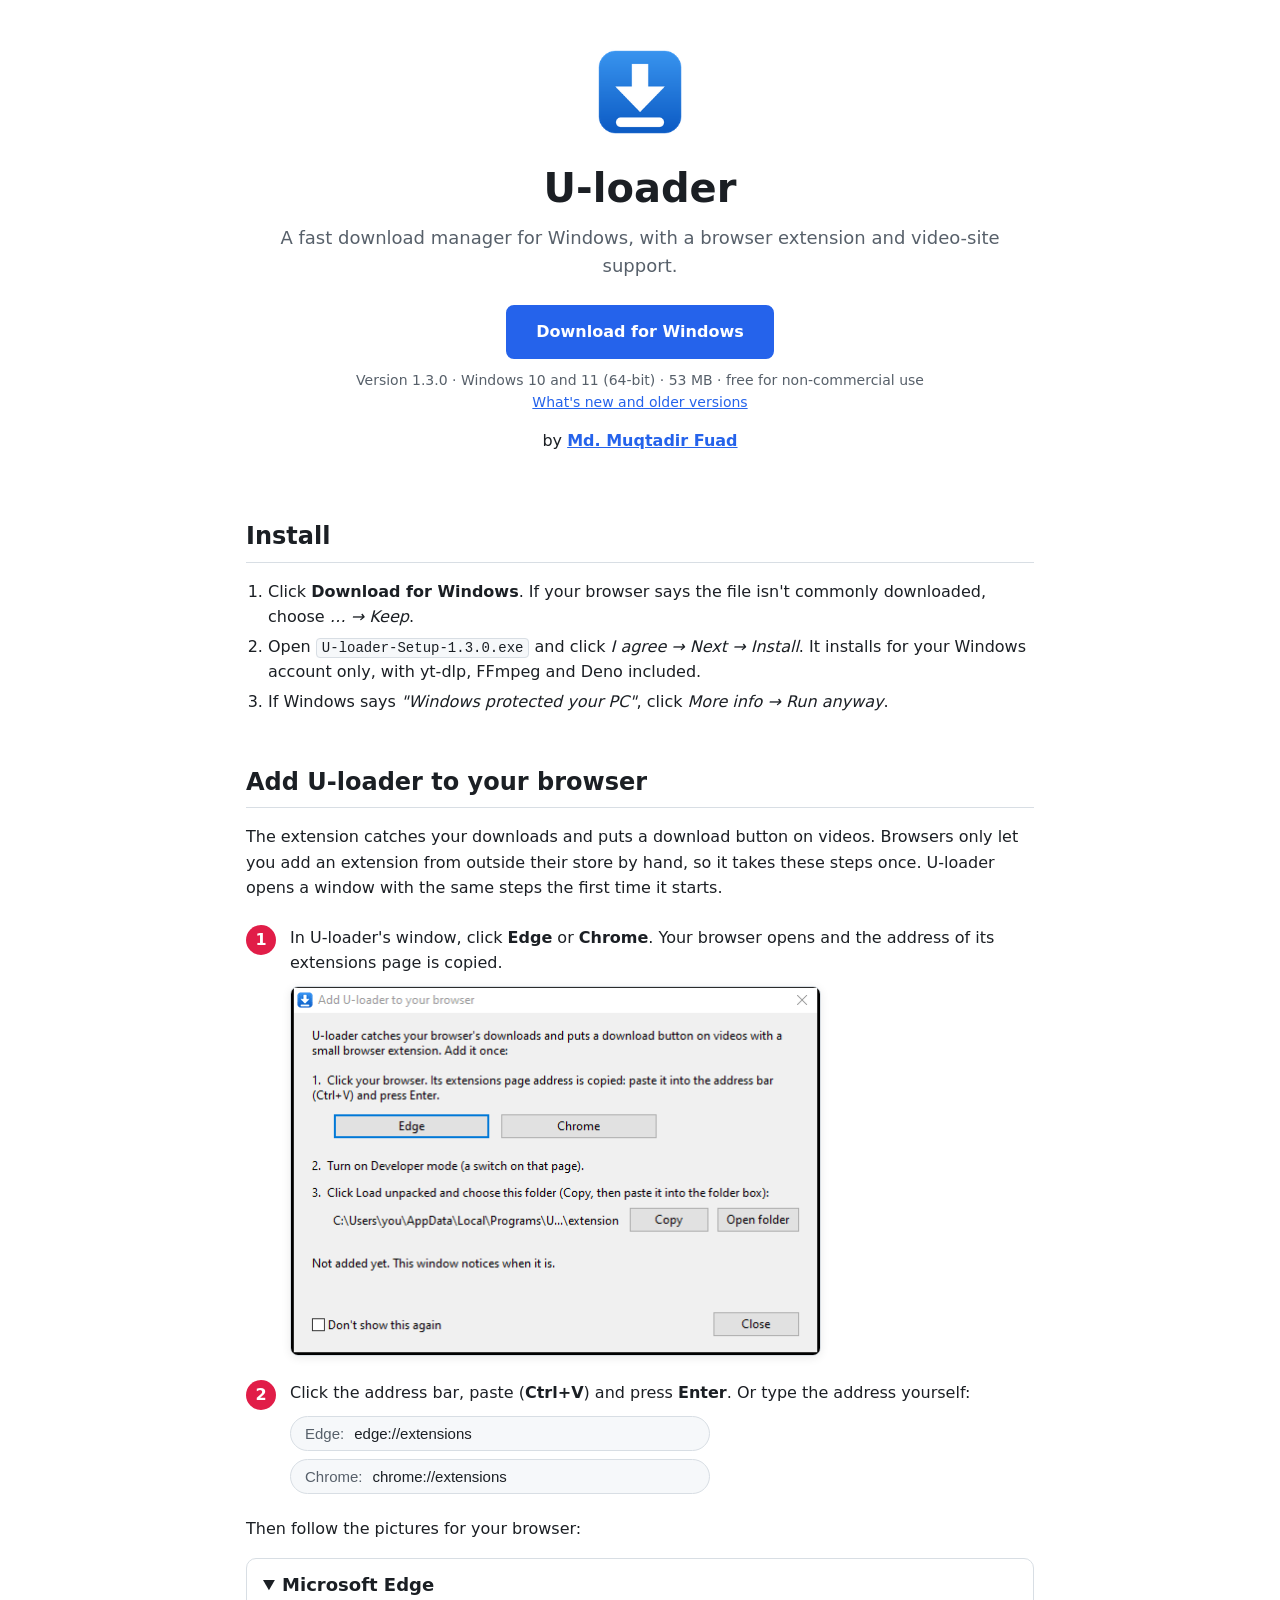
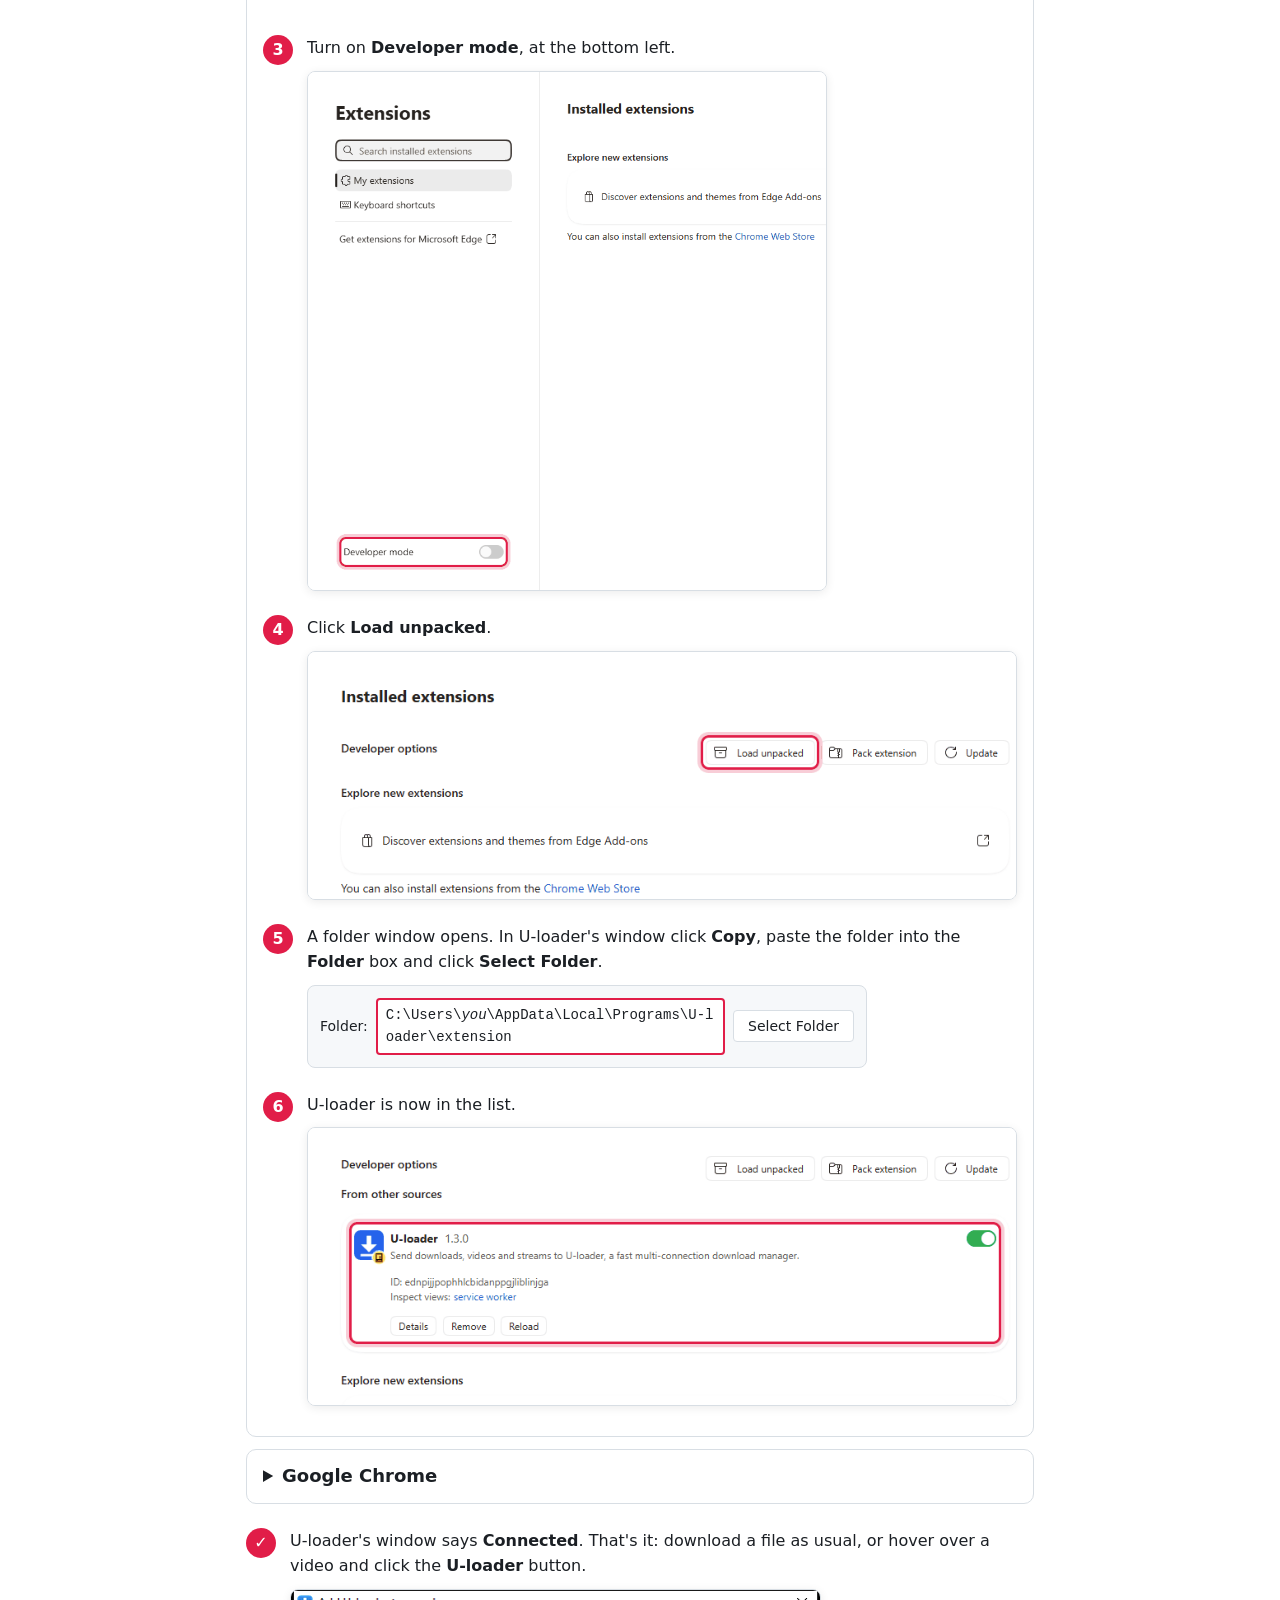
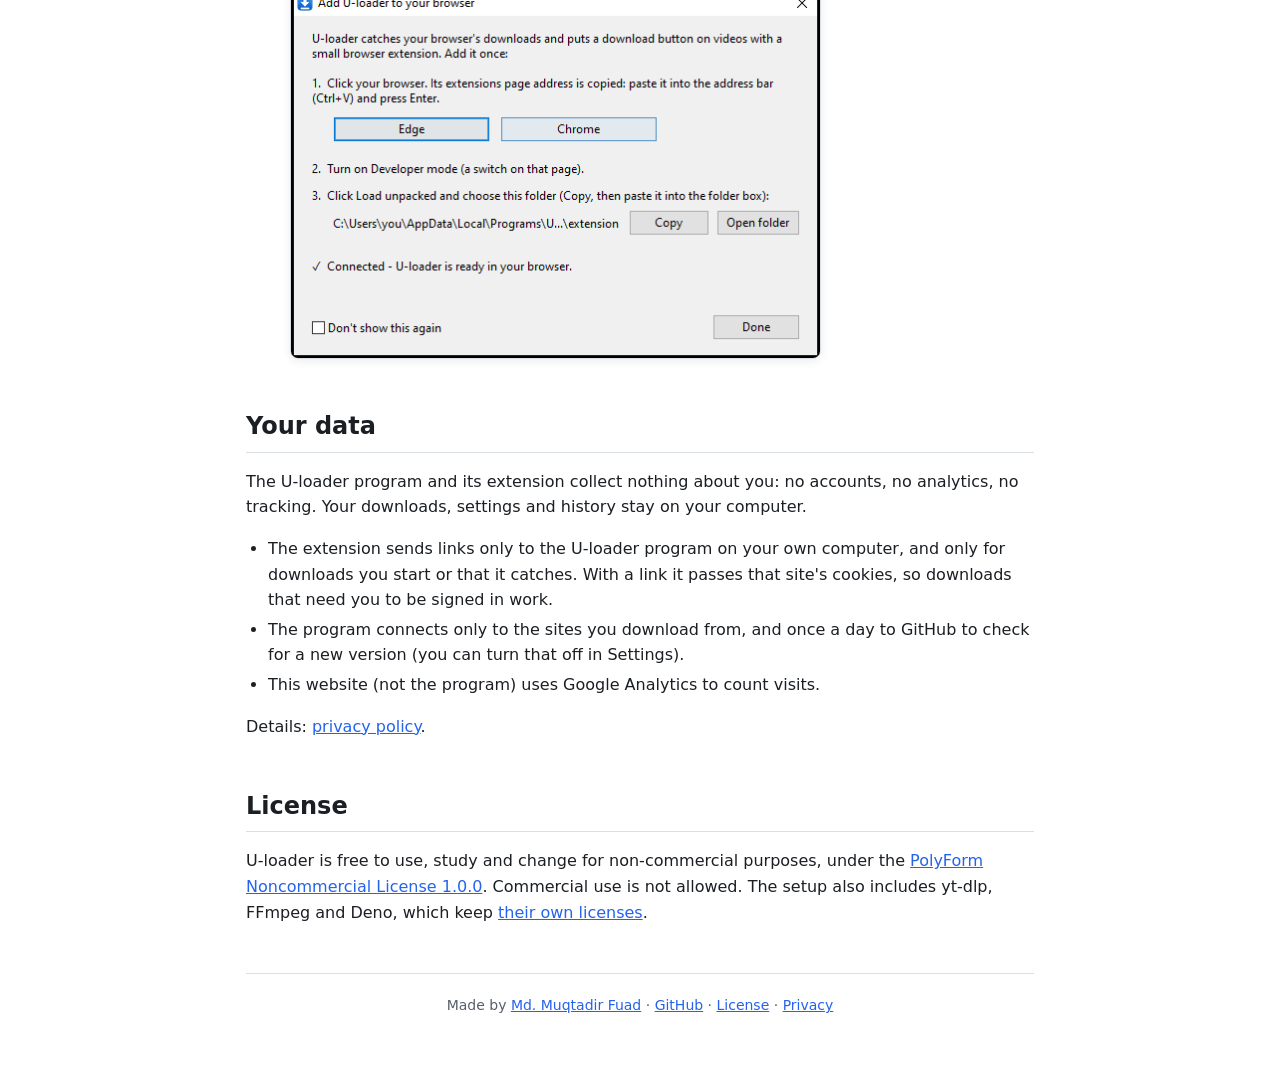
<file: docs/index.html>
<!doctype html>
<html lang="en">
<head>
<!-- Google tag (gtag.js) -->
<script async src="https://www.googletagmanager.com/gtag/js?id=G-BJBJDYRXEB"></script>
<script>
  window.dataLayer = window.dataLayer || [];
  function gtag() { dataLayer.push(arguments); }
  gtag('js', new Date());

  gtag('config', 'G-BJBJDYRXEB');
</script>

<meta charset="utf-8">
<meta name="viewport" content="width=device-width, initial-scale=1">

<!-- SEO primary meta tags -->
<title>U-loader | Fast download manager for Windows</title>
<meta name="description" content="U-loader is a free, fast multi-connection download manager for Windows, with a browser extension for Edge and Chrome, video downloads from YouTube and 1800+ sites, HLS streams, FTP and torrents.">
<meta name="author" content="Md. Muqtadir Fuad">
<meta name="robots" content="index, follow, max-image-preview:large, max-snippet:-1">
<meta name="theme-color" content="#2563eb">
<link rel="canonical" href="https://md-muqtadir-fuad.github.io/uloader/">
<meta name="google-site-verification" content="HcEnngzxzwc3impgNPU3142grQor1yKwi8ok2XAmuFI">
<meta name="msvalidate.01" content="34C21815E57A7C50DF19C222D0D4104B">

<!-- Open Graph (LinkedIn, Facebook, WhatsApp link previews) -->
<meta property="og:type" content="website">
<meta property="og:url" content="https://md-muqtadir-fuad.github.io/uloader/">
<meta property="og:site_name" content="U-loader">
<meta property="og:title" content="U-loader | Fast download manager for Windows">
<meta property="og:description" content="Free multi-connection download manager for Windows, with a browser extension and video-site support.">
<meta property="og:image" content="https://md-muqtadir-fuad.github.io/uloader/og-image.png">
<meta property="og:image:width" content="1200">
<meta property="og:image:height" content="630">
<meta property="og:image:alt" content="U-loader: a fast download manager for Windows">
<meta property="og:locale" content="en_US">

<!-- Twitter / X card -->
<meta name="twitter:card" content="summary_large_image">
<meta name="twitter:title" content="U-loader | Fast download manager for Windows">
<meta name="twitter:description" content="Free multi-connection download manager for Windows, with a browser extension and video-site support.">
<meta name="twitter:image" content="https://md-muqtadir-fuad.github.io/uloader/og-image.png">

<!-- Fav icon -->
<link rel="icon" href="favicon.ico" sizes="any">
<link rel="apple-touch-icon" sizes="180x180" href="apple-touch-icon.png">
<link rel="icon" type="image/png" sizes="32x32" href="favicon-32x32.png">
<link rel="icon" type="image/png" sizes="16x16" href="favicon-16x16.png">
<link rel="manifest" href="site.webmanifest">

<!-- Structured data: the software and its author -->
<script type="application/ld+json">
{
  "@context": "https://schema.org",
  "@graph": [
    {
      "@type": "SoftwareApplication",
      "@id": "https://md-muqtadir-fuad.github.io/uloader/#app",
      "name": "U-loader",
      "url": "https://md-muqtadir-fuad.github.io/uloader/",
      "description": "A fast multi-connection download manager for Windows, with a browser extension and video-site support.",
      "applicationCategory": "UtilitiesApplication",
      "operatingSystem": "Windows 10, Windows 11",
      "softwareVersion": "1.3.0",
      "fileSize": "53MB",
      "downloadUrl": "https://github.com/md-muqtadir-fuad/uloader/releases/download/v1.3.0/U-loader-Setup-1.3.0.exe",
      "image": "https://md-muqtadir-fuad.github.io/uloader/android-chrome-512x512.png",
      "screenshot": "https://md-muqtadir-fuad.github.io/uloader/img/uloader-guide.png",
      "license": "https://polyformproject.org/licenses/noncommercial/1.0.0/",
      "isAccessibleForFree": true,
      "offers": { "@type": "Offer", "price": "0", "priceCurrency": "USD" },
      "codeRepository": "https://github.com/md-muqtadir-fuad/uloader",
      "author": { "@id": "https://md-muqtadir-fuad.github.io/#person" }
    },
    {
      "@type": "Person",
      "@id": "https://md-muqtadir-fuad.github.io/#person",
      "name": "Md. Muqtadir Fuad",
      "url": "https://md-muqtadir-fuad.github.io/",
      "sameAs": ["https://github.com/md-muqtadir-fuad", "https://www.linkedin.com/in/md-muqtadir-fuad/"]
    }
  ]
}
</script>
<style>
  :root {
    --bg: #ffffff; --fg: #1b1f24; --muted: #57606a; --line: #d8dee4;
    --card: #f6f8fa; --accent: #2563eb; --accent-fg: #ffffff; --mark: #e11d48;
  }
  @media (prefers-color-scheme: dark) {
    :root { --bg: #0d1117; --fg: #e6edf3; --muted: #8d96a0; --line: #30363d; --card: #161b22; --accent: #3b82f6; }
  }
  * { box-sizing: border-box; }
  html { scroll-behavior: smooth; }
  body { margin: 0; background: var(--bg); color: var(--fg);
         font: 16px/1.6 "Segoe UI", system-ui, -apple-system, sans-serif; }
  main { max-width: 820px; margin: 0 auto; padding: 0 16px 48px; }
  header { text-align: center; padding: 48px 0 16px; }
  header img { width: 88px; height: 88px; }
  h1 { font-size: 40px; margin: 12px 0 4px; }
  .tagline { color: var(--muted); font-size: 18px; margin: 0 0 24px; }
  .buttons { display: flex; gap: 12px; justify-content: center; flex-wrap: wrap; }
  .btn { display: inline-block; text-decoration: none; font-weight: 600; padding: 12px 28px; border-radius: 8px;
         border: 2px solid var(--accent); }
  .btn.primary { background: var(--accent); color: var(--accent-fg); }
  .btn:hover { filter: brightness(1.08); }
  .small { color: var(--muted); font-size: 14px; margin-top: 10px; }
  .byline { margin: 4px 0 0; }
  h2 { font-size: 24px; margin: 48px 0 12px; padding-bottom: 6px; border-bottom: 1px solid var(--line); }
  h3 { font-size: 18px; margin: 28px 0 8px; }
  ul, ol { padding-left: 22px; }
  li { margin: 4px 0; }
  code { background: var(--card); border: 1px solid var(--line); border-radius: 4px; padding: 1px 5px;
         font: 14px Consolas, "Cascadia Mono", monospace; word-break: break-all; }
  a { color: var(--accent); }

  /* the picture guide */
  .step { display: flex; gap: 14px; margin: 22px 0; }
  .num { flex: none; width: 30px; height: 30px; border-radius: 50%; background: var(--mark); color: #fff;
         font-weight: 700; text-align: center; line-height: 30px; margin-top: 2px; }
  .step > div + div { min-width: 0; flex: 1; }
  .step p { margin: 2px 0 10px; }
  .shot { display: block; max-width: 100%; height: auto; border: 1px solid var(--line); border-radius: 8px;
          box-shadow: 0 2px 10px rgba(0, 0, 0, .08); }
  .shot.narrow { max-width: 520px; width: 100%; }
  details { border: 1px solid var(--line); border-radius: 10px; padding: 0 16px; margin: 12px 0; }
  details[open] { padding-bottom: 8px; }
  summary { cursor: pointer; font-weight: 600; font-size: 18px; padding: 12px 0; }
  .addr { display: flex; align-items: center; gap: 10px; max-width: 420px; padding: 8px 14px; border-radius: 20px;
          background: var(--card); border: 1px solid var(--line); font: 15px "Segoe UI", sans-serif; }
  .addr b { color: var(--muted); font-weight: 400; }
  .folder { display: flex; flex-wrap: wrap; align-items: center; gap: 8px; max-width: 560px; padding: 12px;
            background: var(--card); border: 1px solid var(--line); border-radius: 8px; font-size: 14px; }
  .folder .box { flex: 1; min-width: 200px; padding: 4px 8px; background: var(--bg); border: 2px solid var(--mark);
                 border-radius: 4px; font-family: Consolas, monospace; word-break: break-all; }
  .folder .ok { padding: 4px 14px; border: 1px solid var(--line); border-radius: 4px; background: var(--bg); }

  footer { color: var(--muted); font-size: 14px; text-align: center; border-top: 1px solid var(--line);
           margin-top: 48px; padding-top: 20px; }
</style>
</head>
<body>
<main>

<header>
  <img src="icon.png" alt="U-loader icon">
  <h1>U-loader</h1>
  <p class="tagline">A fast download manager for Windows, with a browser extension and video-site support.</p>
  <div class="buttons">
    <a class="btn primary" href="https://github.com/md-muqtadir-fuad/uloader/releases/download/v1.3.0/U-loader-Setup-1.3.0.exe">Download for Windows</a>
  </div>
  <p class="small">Version 1.3.0 &middot; Windows 10 and 11 (64-bit) &middot; 53 MB &middot; free for non-commercial use<br>
  <a href="https://github.com/md-muqtadir-fuad/uloader/releases">What's new and older versions</a></p>
  <p class="byline">by <a href="https://md-muqtadir-fuad.github.io/"><strong>Md. Muqtadir Fuad</strong></a></p>
</header>

<h2 id="install">Install</h2>
<ol>
  <li>Click <strong>Download for Windows</strong>. If your browser says the file isn't commonly downloaded, choose
      <em>&hellip; &rarr; Keep</em>.</li>
  <li>Open <code>U-loader-Setup-1.3.0.exe</code> and click <em>I agree &rarr; Next &rarr; Install</em>. It installs for your Windows account only, with yt-dlp, FFmpeg and Deno included.</li>
  <li>If Windows says <em>"Windows protected your PC"</em>, click <em>More info &rarr; Run anyway</em>.</li>
</ol>

<h2 id="browser">Add U-loader to your browser</h2>
<p>The extension catches your downloads and puts a download button on videos. Browsers only let you add an
extension from outside their store by hand, so it takes these steps once. U-loader opens a window with the same steps the
first time it starts.</p>

<div class="step"><div class="num">1</div><div>
  <p>In U-loader's window, click <strong>Edge</strong> or <strong>Chrome</strong>. Your browser opens and the address of its extensions page is copied.</p>
  <img class="shot" src="img/uloader-guide.png" width="531" height="370" alt="U-loader's window: Add U-loader to your browser" loading="lazy">
</div></div>

<div class="step"><div class="num">2</div><div>
  <p>Click the address bar, paste (<strong>Ctrl+V</strong>) and press <strong>Enter</strong>. Or type the address yourself:</p>
  <div class="addr"><b>Edge:</b> edge://extensions</div>
  <div class="addr" style="margin-top:8px"><b>Chrome:</b> chrome://extensions</div>
</div></div>

<p>Then follow the pictures for your browser:</p>

<details open>
<summary>Microsoft Edge</summary>
<div class="step"><div class="num">3</div><div>
  <p>Turn on <strong>Developer mode</strong>, at the bottom left.</p>
  <img class="shot narrow" src="img/edge-1-devmode.png" width="760" height="760" alt="Edge: the Developer mode switch at the bottom left" loading="lazy">
</div></div>
<div class="step"><div class="num">4</div><div>
  <p>Click <strong>Load unpacked</strong>.</p>
  <img class="shot" src="img/edge-2-load.png" width="860" height="300" alt="Edge: the Load unpacked button" loading="lazy">
</div></div>
<div class="step"><div class="num">5</div><div>
  <p>A folder window opens. In U-loader's window click <strong>Copy</strong>, paste the folder into the
  <strong>Folder</strong> box and click <strong>Select Folder</strong>.</p>
  <div class="folder">Folder: <span class="box">C:\Users\<i>you</i>\AppData\Local\Programs\U-loader\extension</span> <span class="ok">Select Folder</span></div>
</div></div>
<div class="step"><div class="num">6</div><div>
  <p>U-loader is now in the list.</p>
  <img class="shot" src="img/edge-3-added.png" width="860" height="336" alt="Edge: U-loader in the list of extensions" loading="lazy">
</div></div>
</details>

<details>
<summary>Google Chrome</summary>
<div class="step"><div class="num">3</div><div>
  <p>Turn on <strong>Developer mode</strong>, at the top right.</p>
  <img class="shot" src="img/chrome-1-devmode.png" width="760" height="64" alt="Chrome: the Developer mode switch at the top right" loading="lazy">
</div></div>
<div class="step"><div class="num">4</div><div>
  <p>Click <strong>Load unpacked</strong>.</p>
  <img class="shot" src="img/chrome-2-load.png" width="760" height="300" alt="Chrome: the Load unpacked button" loading="lazy">
</div></div>
<div class="step"><div class="num">5</div><div>
  <p>A folder window opens. In U-loader's window click <strong>Copy</strong>, paste the folder into the
  <strong>Folder</strong> box and click <strong>Select Folder</strong>.</p>
  <div class="folder">Folder: <span class="box">C:\Users\<i>you</i>\AppData\Local\Programs\U-loader\extension</span> <span class="ok">Select Folder</span></div>
</div></div>
<div class="step"><div class="num">6</div><div>
  <p>U-loader is now in the list.</p>
  <img class="shot" src="img/chrome-3-added.png" width="520" height="388" alt="Chrome: U-loader in the list of extensions" loading="lazy">
</div></div>
</details>

<div class="step"><div class="num">&check;</div><div>
  <p>U-loader's window says <strong>Connected</strong>. That's it: download a file as usual, or hover over a video and click
  the <strong>U-loader</strong> button.</p>
  <img class="shot" src="img/uloader-guide-done.png" width="531" height="370" alt="U-loader's window: Connected" loading="lazy">
</div></div>

<h2 id="privacy">Your data</h2>
<p>The U-loader program and its extension collect nothing about you: no accounts, no analytics, no tracking.
Your downloads, settings and history stay on your computer.</p>
<ul>
  <li>The extension sends links only to the U-loader program on your own computer, and only for downloads you start
      or that it catches. With a link it passes that site's cookies, so downloads that need you to be signed in work.</li>
  <li>The program connects only to the sites you download from, and once a day to GitHub to check for a new version
      (you can turn that off in Settings).</li>
  <li>This website (not the program) uses Google Analytics to count visits.</li>
</ul>
<p>Details: <a href="privacy.html">privacy policy</a>.</p>

<h2 id="license">License</h2>
<p>U-loader is free to use, study and change for non-commercial purposes, under the
<a href="https://github.com/md-muqtadir-fuad/uloader/blob/main/LICENSE">PolyForm Noncommercial License 1.0.0</a>.
Commercial use is not allowed. The setup also includes yt-dlp, FFmpeg and Deno, which keep
<a href="https://github.com/md-muqtadir-fuad/uloader/blob/main/THIRD_PARTY_NOTICES.md">their own licenses</a>.</p>

<footer>
  Made by <a href="https://md-muqtadir-fuad.github.io/">Md. Muqtadir Fuad</a> &middot;
  <a href="https://github.com/md-muqtadir-fuad/uloader">GitHub</a> &middot;
  <a href="https://github.com/md-muqtadir-fuad/uloader/blob/main/LICENSE">License</a> &middot;
  <a href="privacy.html">Privacy</a>
</footer>

</main>
</body>
</html>
</file>
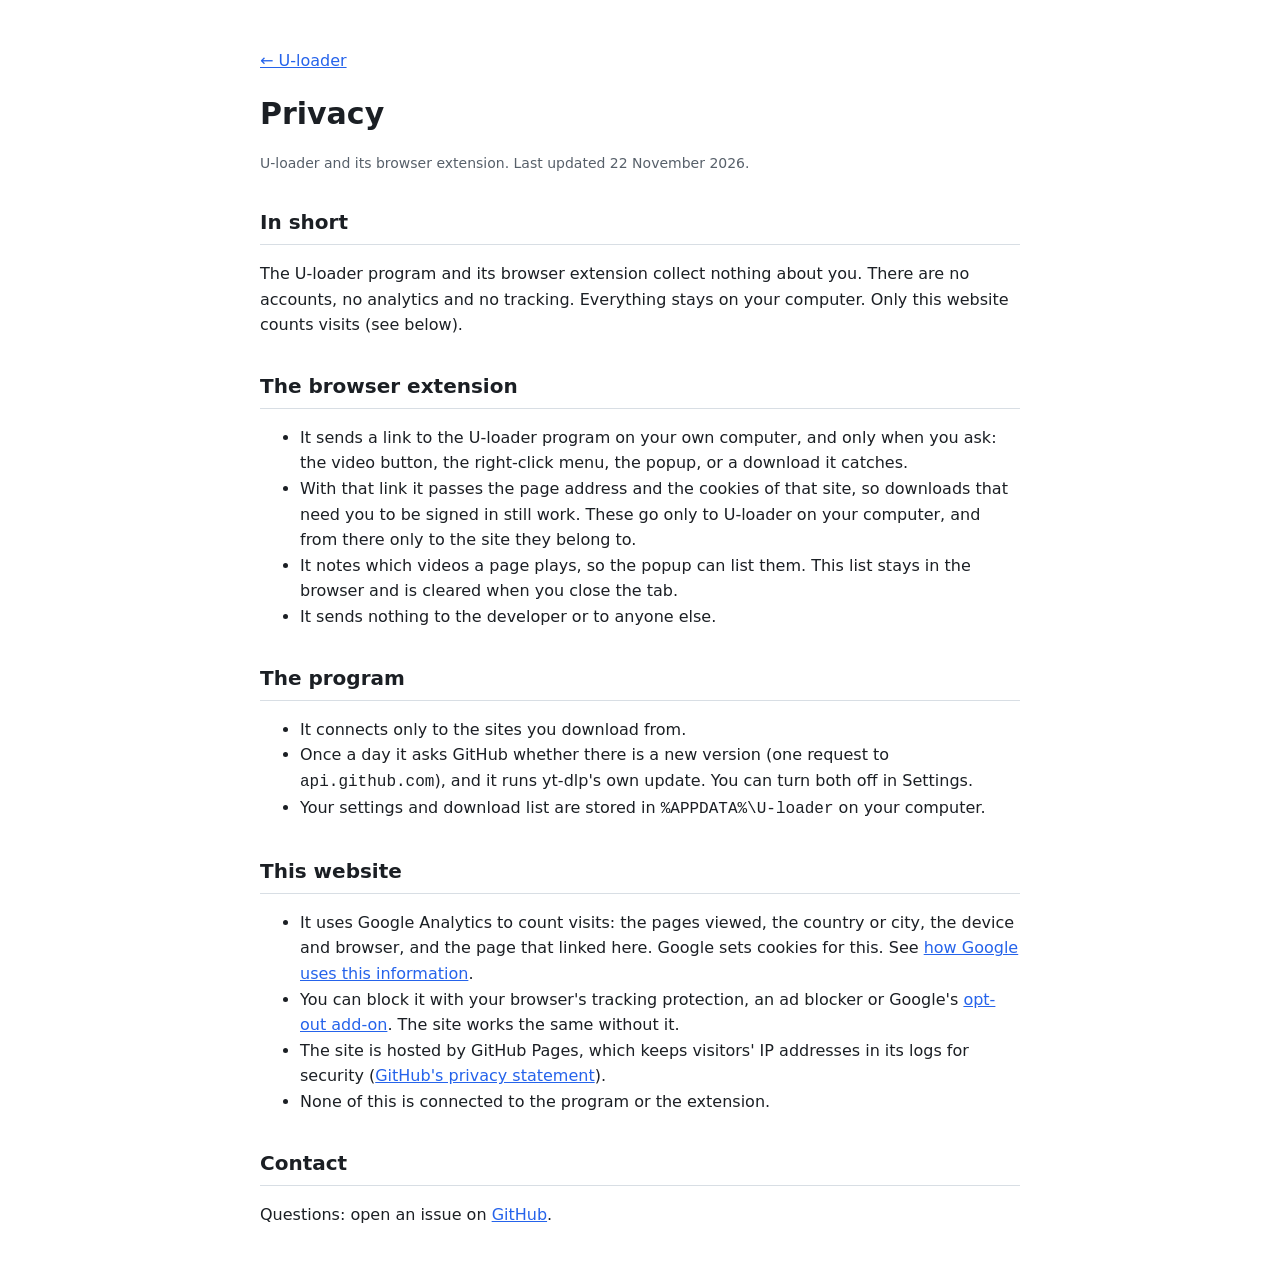
<file: docs/privacy.html>
<!doctype html>
<html lang="en">
<head>
<!-- Google tag (gtag.js) -->
<script async src="https://www.googletagmanager.com/gtag/js?id=G-BJBJDYRXEB"></script>
<script>
  window.dataLayer = window.dataLayer || [];
  function gtag() { dataLayer.push(arguments); }
  gtag('js', new Date());

  gtag('config', 'G-BJBJDYRXEB');
</script>

<meta charset="utf-8">
<meta name="viewport" content="width=device-width, initial-scale=1">

<!-- SEO primary meta tags -->
<title>Privacy | U-loader</title>
<meta name="description" content="What U-loader, its browser extension and this website do with your data.">
<meta name="author" content="Md. Muqtadir Fuad">
<meta name="robots" content="index, follow">
<meta name="theme-color" content="#2563eb">
<link rel="canonical" href="https://md-muqtadir-fuad.github.io/uloader/privacy.html">

<!-- Open Graph -->
<meta property="og:type" content="website">
<meta property="og:url" content="https://md-muqtadir-fuad.github.io/uloader/privacy.html">
<meta property="og:site_name" content="U-loader">
<meta property="og:title" content="Privacy | U-loader">
<meta property="og:description" content="What U-loader, its browser extension and this website do with your data.">
<meta property="og:image" content="https://md-muqtadir-fuad.github.io/uloader/og-image.png">

<!-- Fav icon -->
<link rel="icon" href="favicon.ico" sizes="any">
<link rel="apple-touch-icon" sizes="180x180" href="apple-touch-icon.png">
<link rel="icon" type="image/png" sizes="32x32" href="favicon-32x32.png">
<link rel="icon" type="image/png" sizes="16x16" href="favicon-16x16.png">
<link rel="manifest" href="site.webmanifest">
<style>
  :root { --bg: #ffffff; --fg: #1b1f24; --muted: #57606a; --line: #d8dee4; --accent: #2563eb; }
  @media (prefers-color-scheme: dark) {
    :root { --bg: #0d1117; --fg: #e6edf3; --muted: #8d96a0; --line: #30363d; --accent: #3b82f6; }
  }
  body { margin: 0; background: var(--bg); color: var(--fg); font: 16px/1.6 "Segoe UI", system-ui, sans-serif; }
  main { max-width: 760px; margin: 0 auto; padding: 32px 16px 48px; }
  h1 { font-size: 30px; margin: 0 0 4px; }
  h2 { font-size: 20px; margin: 32px 0 8px; padding-bottom: 6px; border-bottom: 1px solid var(--line); }
  .small { color: var(--muted); font-size: 14px; }
  a { color: var(--accent); }
</style>
</head>
<body>
<main>
<p><a href="index.html">&larr; U-loader</a></p>
<h1>Privacy</h1>
<p class="small">U-loader and its browser extension. Last updated 22 November 2026.</p>

<h2>In short</h2>
<p>The U-loader program and its browser extension collect nothing about you. There are no accounts, no analytics
and no tracking. Everything stays on your computer. Only this website counts visits (see below).</p>

<h2>The browser extension</h2>
<ul>
  <li>It sends a link to the U-loader program on your own computer, and only when you ask: the
      video button, the right-click menu, the popup, or a download it catches.</li>
  <li>With that link it passes the page address and the cookies of that site, so downloads that need
      you to be signed in still work. These go only to U-loader on your computer, and from there
      only to the site they belong to.</li>
  <li>It notes which videos a page plays, so the popup can list them. This list stays in the browser
      and is cleared when you close the tab.</li>
  <li>It sends nothing to the developer or to anyone else.</li>
</ul>

<h2>The program</h2>
<ul>
  <li>It connects only to the sites you download from.</li>
  <li>Once a day it asks GitHub whether there is a new version (one request to
      <code>api.github.com</code>), and it runs yt-dlp's own update. You can turn both off in Settings.</li>
  <li>Your settings and download list are stored in <code>%APPDATA%\U-loader</code> on your computer.</li>
</ul>

<h2>This website</h2>
<ul>
  <li>It uses Google Analytics to count visits: the pages viewed, the country or city, the device and browser, and the
      page that linked here. Google sets cookies for this. See
      <a href="https://policies.google.com/technologies/partner-sites">how Google uses this information</a>.</li>
  <li>You can block it with your browser's tracking protection, an ad blocker or Google's
      <a href="https://tools.google.com/dlpage/gaoptout">opt-out add-on</a>. The site works the same without it.</li>
  <li>The site is hosted by GitHub Pages, which keeps visitors' IP addresses in its logs for security
      (<a href="https://docs.github.com/en/site-policy/privacy-policies/github-general-privacy-statement">GitHub's privacy statement</a>).</li>
  <li>None of this is connected to the program or the extension.</li>
</ul>

<h2>Contact</h2>
<p>Questions: open an issue on <a href="https://github.com/md-muqtadir-fuad/uloader/issues">GitHub</a>.</p>
</main>
</body>
</html>
</file>
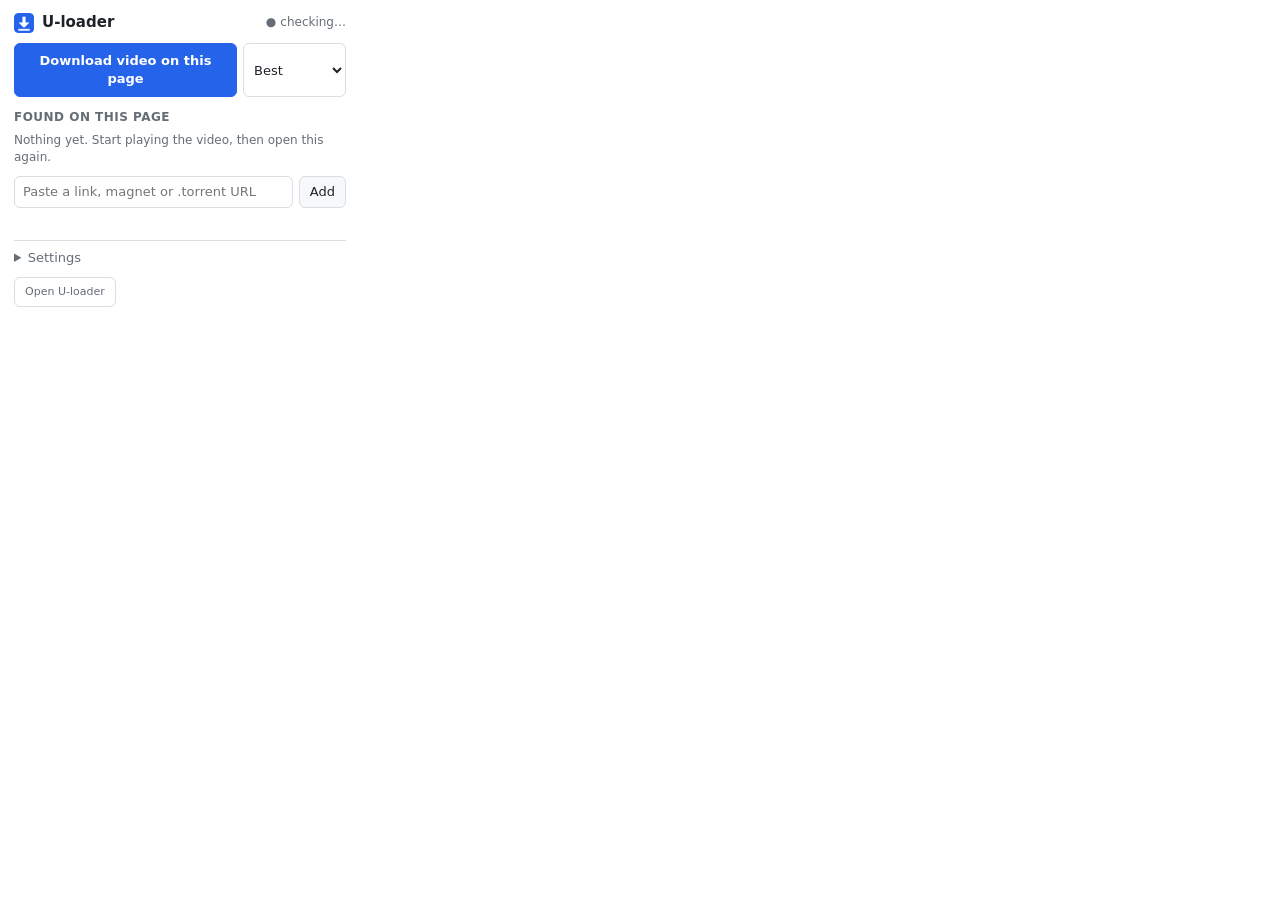
<file: extension/popup.html>
<!doctype html>
<html lang="en">
<head>
  <meta charset="utf-8">
  <title>U-loader</title>
  <link rel="stylesheet" href="popup.css">
</head>
<body>
  <header>
    <img src="icons/icon32.png" alt="" width="20" height="20">
    <h1>U-loader</h1>
    <span id="status" class="status" title="Connection to U-loader">checking…</span>
  </header>

  <section id="setup" class="setup" hidden>
    <p><strong>U-loader isn't connected to this browser yet.</strong></p>
    <p>Run this once in a terminal (or use <em>Settings → Connect to browsers</em> in the U-loader window):</p>
    <div class="cmd"><code>uloader --install</code><button id="copyCmd" class="ghost" type="button">Copy</button></div>
  </section>

  <section>
    <div class="videorow">
      <button id="pageVideo" class="primary" type="button">Download video on this page</button>
      <select id="pageQuality" title="Quality for this download">
          <option value="0">Best</option><option value="2160">2160p</option><option value="1440">1440p</option>
          <option value="1080">1080p</option><option value="720">720p</option><option value="480">480p</option>
          <option value="360">360p</option><option value="-1">Audio only</option>
      </select>
    </div>
  </section>

  <section>
    <h2>Found on this page</h2>
    <ul id="media" class="media"></ul>
    <p id="mediaEmpty" class="empty">Nothing yet. Start playing the video, then open this again.</p>
  </section>

  <section>
    <form id="linkForm" class="row">
      <input id="link" type="text" placeholder="Paste a link, magnet or .torrent URL" autocomplete="off" spellcheck="false">
      <button type="submit">Add</button>
    </form>
  </section>

  <p id="msg" class="msg" role="status" aria-live="polite"></p>

  <details>
    <summary>Settings</summary>
    <label class="check"><input id="tagger" type="checkbox"> Show a download button on videos</label>
    <label class="check"><input id="capture" type="checkbox"> Take over browser downloads of these file types</label>
    <textarea id="exts" rows="3" spellcheck="false"></textarea>
    <div class="grid">
      <label>Connections
        <select id="connections">
          <option>1</option><option>2</option><option>4</option><option>8</option><option>16</option><option>32</option>
        </select>
      </label>
      <label>Video quality
        <select id="quality">
          <option value="0">Best</option><option value="2160">2160p</option><option value="1440">1440p</option>
          <option value="1080">1080p</option><option value="720">720p</option><option value="480">480p</option>
          <option value="360">360p</option><option value="-1">Audio only</option>
        </select>
      </label>
    </div>
  </details>

  <footer>
    <button id="openApp" class="ghost" type="button">Open U-loader</button>
    <span id="version"></span>
  </footer>
  <script src="popup.js"></script>
</body>
</html>
</file>
<file: extension/popup.css>
:root {
  --bg: #ffffff;
  --fg: #1f2328;
  --muted: #656d76;
  --line: #d8dee4;
  --card: #f6f8fa;
  --accent: #2563eb;
  --accent-fg: #ffffff;
  --ok: #1a7f37;
  --bad: #cf222e;
  color-scheme: light dark;
}
@media (prefers-color-scheme: dark) {
  :root {
    --bg: #1c2128;
    --fg: #e6edf3;
    --muted: #8d96a0;
    --line: #373e47;
    --card: #22272e;
    --accent: #4c8dff;
    --accent-fg: #0d1117;
    --ok: #3fb950;
    --bad: #f85149;
  }
}
* { box-sizing: border-box; }
body {
  margin: 0;
  width: 360px;
  padding: 12px 14px 10px;
  font: 13px/1.4 "Segoe UI", system-ui, sans-serif;
  color: var(--fg);
  background: var(--bg);
}
header { display: flex; align-items: center; gap: 8px; margin-bottom: 10px; }
h1 { font-size: 15px; margin: 0; flex: 1; }
h2 { font-size: 12px; font-weight: 600; color: var(--muted); margin: 12px 0 6px; text-transform: uppercase; letter-spacing: .04em; }
section { margin-bottom: 4px; }
button, select, input, textarea { font: inherit; color: inherit; }
button {
  border: 1px solid var(--line);
  background: var(--card);
  border-radius: 6px;
  padding: 6px 10px;
  cursor: pointer;
}
button:hover { border-color: var(--accent); }
button:disabled { opacity: .5; cursor: default; }
button.primary {
  width: 100%;
  background: var(--accent);
  border-color: var(--accent);
  color: var(--accent-fg);
  font-weight: 600;
  padding: 8px 10px;
}
button.ghost { background: transparent; }
/* "Download video on this page" + its quality for this download (#3) */
.videorow { display: flex; gap: 6px; align-items: stretch; }
.videorow button.primary { flex: 1; width: auto; }
.videorow select { border: 1px solid var(--line); border-radius: 6px; padding: 4px 6px;
                   background: var(--bg); color: var(--fg); }
.status { font-size: 12px; color: var(--muted); }
.status::before { content: "●"; margin-right: 4px; }
.status.ok { color: var(--ok); }
.status.bad { color: var(--bad); }
.setup {
  border: 1px solid var(--bad);
  border-radius: 8px;
  padding: 8px 10px;
  margin-bottom: 10px;
}
.setup p { margin: 0 0 6px; }
.cmd { display: flex; gap: 6px; align-items: center; }
.cmd code { flex: 1; background: var(--card); padding: 4px 8px; border-radius: 4px; font-family: Consolas, monospace; }
.media { list-style: none; margin: 0; padding: 0; max-height: 220px; overflow-y: auto; }
.media li {
  display: flex; align-items: center; gap: 8px;
  padding: 6px 8px; margin-bottom: 4px;
  background: var(--card); border: 1px solid var(--line); border-radius: 6px;
}
.media .info { flex: 1; min-width: 0; }
.media .name { white-space: nowrap; overflow: hidden; text-overflow: ellipsis; }
.media .meta { font-size: 11px; color: var(--muted); }
.empty { color: var(--muted); margin: 0; font-size: 12px; }
.row { display: flex; gap: 6px; margin-top: 10px; }
.row input {
  flex: 1; min-width: 0;
  border: 1px solid var(--line); border-radius: 6px; padding: 6px 8px;
  background: var(--bg);
}
.msg { min-height: 18px; margin: 8px 0 4px; font-size: 12px; }
.msg.ok { color: var(--ok); }
.msg.bad { color: var(--bad); }
details { border-top: 1px solid var(--line); padding-top: 8px; margin-top: 6px; }
summary { cursor: pointer; color: var(--muted); }
.check { display: flex; gap: 6px; align-items: center; margin: 8px 0 6px; }
textarea {
  width: 100%; resize: vertical;
  border: 1px solid var(--line); border-radius: 6px; padding: 6px 8px;
  background: var(--bg); font-family: Consolas, monospace; font-size: 12px;
}
.grid { display: grid; grid-template-columns: 1fr 1fr; gap: 8px; margin-top: 8px; }
.grid label { display: flex; flex-direction: column; gap: 3px; color: var(--muted); font-size: 12px; }
.grid select { border: 1px solid var(--line); border-radius: 6px; padding: 4px 6px; background: var(--bg); color: var(--fg); }
footer { display: flex; justify-content: space-between; align-items: center; margin-top: 10px; color: var(--muted); font-size: 11px; }
</file>
